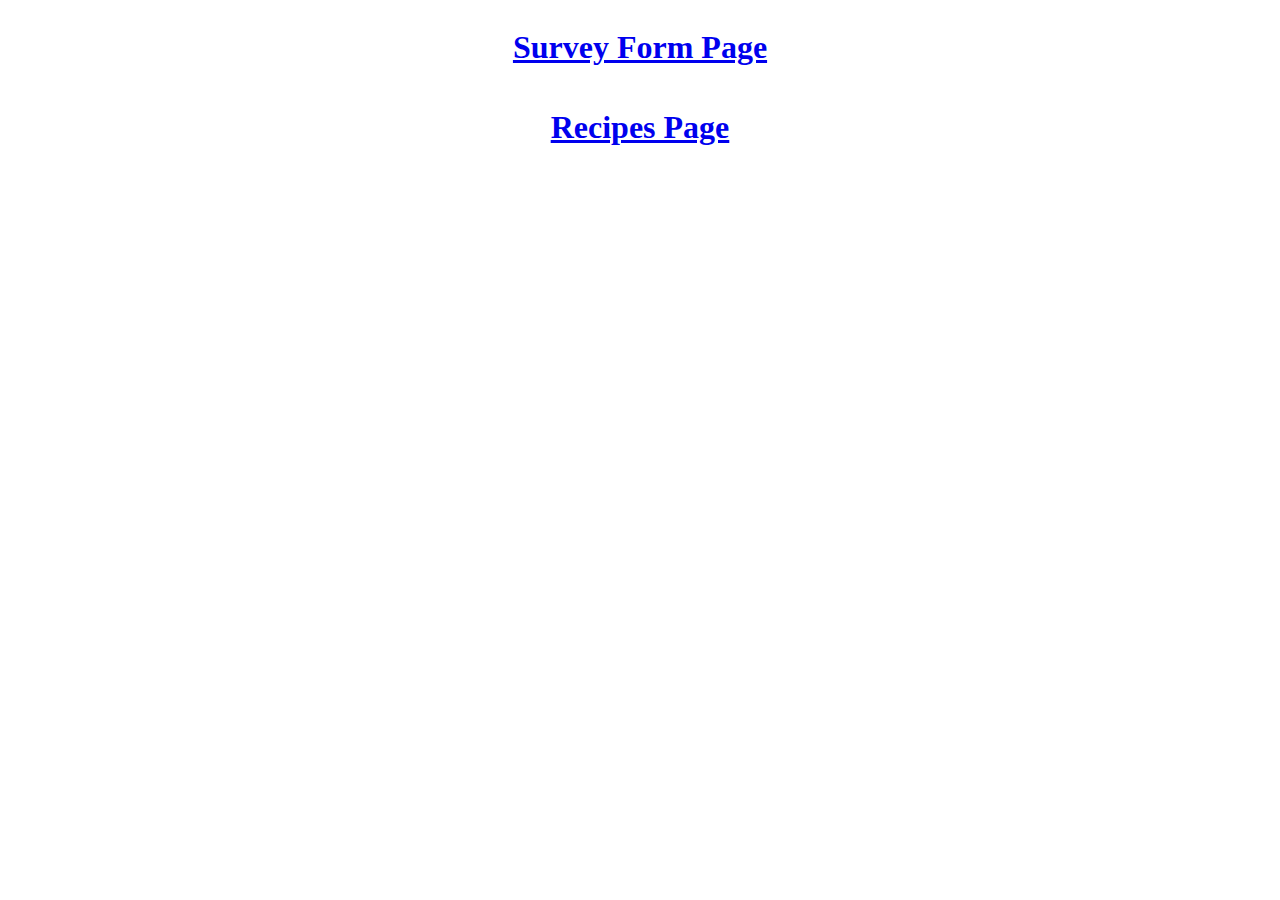
<file: index.html>
<!DOCTYPE html>
<html>
    <head>
        <meta charset="utf-8">
        <title>Root-Page</title>
    </head>
    <body style="display: grid; justify-content: center; align-items: center;">
        <div style="text-align: center;">
            <a href="forms-page/forms.html">
                <h1>Survey Form Page</h1>
            </a>
        </div>
        <div style="text-align: center;">
            <a href="recipes-page/recipes-land-page.html">
                <h1>Recipes Page</h1>
            </a>
        </div>
    </body>
</html>
</file>
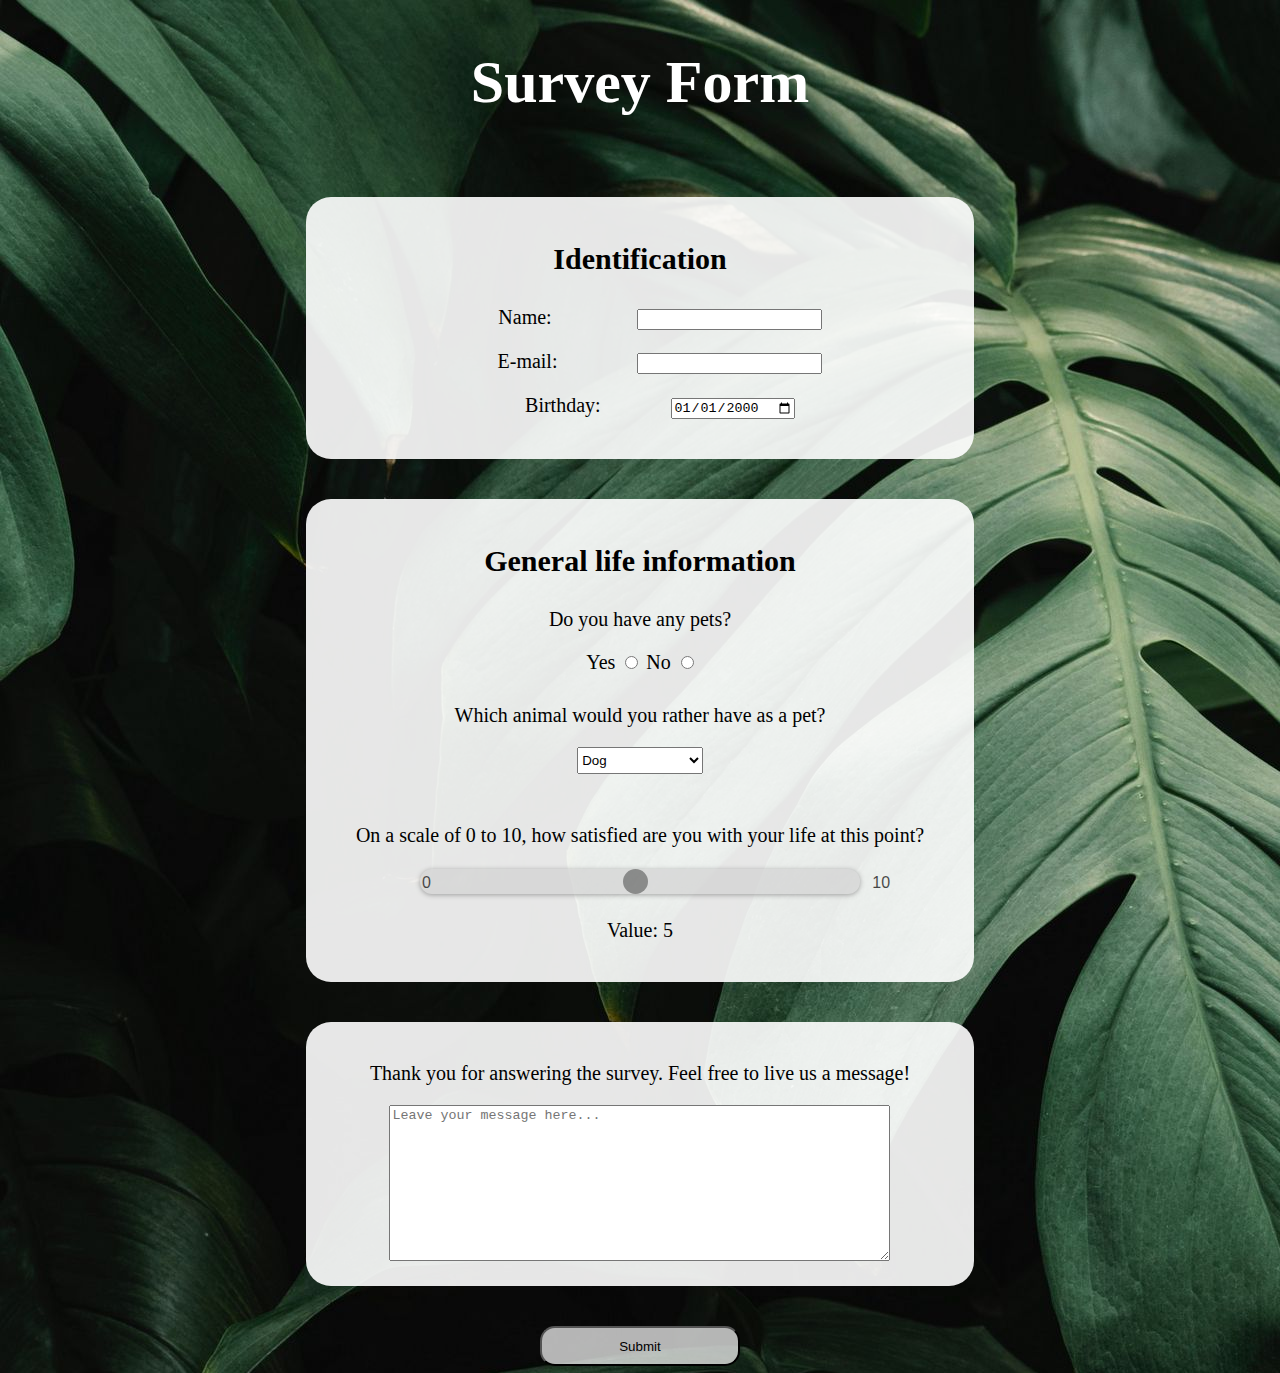
<file: forms-page/forms.html>
<!DOCTYPE HTML>
<html>
<head>
    <meta charset="utf-8">
    <title>survey-form</title>
    <link rel="stylesheet" href="../forms-page/forms_style.css">
</head>

<body style="font-family:'Times New Roman', Times, serif; font-size: 20px;">
<div id="title">
    <h1 style="color: white; font-size: 60px;">Survey Form</h1>
</div>
<div id='id'>
    <h2 style="margin-bottom: 30px;">Identification</h2>
    <div id="id-information">
        <form action="/handling-form-page" method="post">
            <ul>
                <li>
                    <label for="name" id='namelabel'>Name:</label>
                    <input type="text" id="name" name="user_name">
                </li>
                <li>
                    <label for="email" id='emaillabel'>E-mail:</label>
                    <input type="email" id="email" name="user_email">
                </li>
                <li>
                    <label for="birthday" id='birthdaylabel'>Birthday:</label>
                    <input type="date" id="birthday" name="user_age" value="2000-01-01" style="cursor: pointer;">
                </li>
            </ul>
        </form>
    </div>
</div>

<div id='life'>
    <h2 style="margin-bottom: 30px;">General life information</h2>
    <div id='life-information'>
        <p>Do you have any pets?</p>
        <form action="/handling-form-page" style="margin-bottom: 30px;">
            <ul style="margin-right: 37px;">
                <li style="display: inline;">
                    <label for="yes">Yes</label>
                    <input type="radio" name="pets-answer" id="yes" value="yes" style="cursor: pointer;">
                </li>
                <li style="display: inline;">
                    <label for="no">No</label>
                    <input type="radio" name="pets-answer" id="no" value="no" style="cursor: pointer;">
                </li>
            </ul>
        </form>
        <p>Which animal would you rather have as a pet?</p>
        <select name="preferable-pet" id="pets" style="margin-bottom: 30px; cursor: pointer;">
            <option value="dog">Dog</option>
            <option value="cat">Cat</option>
            <option value="hamster">Hamster</option>
            <option value="fish">Fish</option>
            <option value="bird">Bird</option>
        </select>

        <p style="margin-left: 30px; margin-right: 30px;">On a scale of 0 to 10, how satisfied are you with your life at this point?</p>
        <input type="range" name="satisfaction-slider" id="satisfaction-slider" 
        min="0" max="10" value="5" class="slider">
        <p id="value-title">Value: <span id="value"></span></p>
        <script type="text/javascript" src="/forms-page/js/main.js"></script>
    </div>
</div>

<div id="message">
    <p>Thank you for answering the survey. Feel free to live us a message!</p>
    <label for="text-area">
        <textarea name="message" id="text-message" cols="60" rows="10" placeholder="Leave your message here..."></textarea>
    </label>
</div>

<div id='submit-div'>
    <input type="submit" id='submit'>
</div>

</body>
</html>
</file>
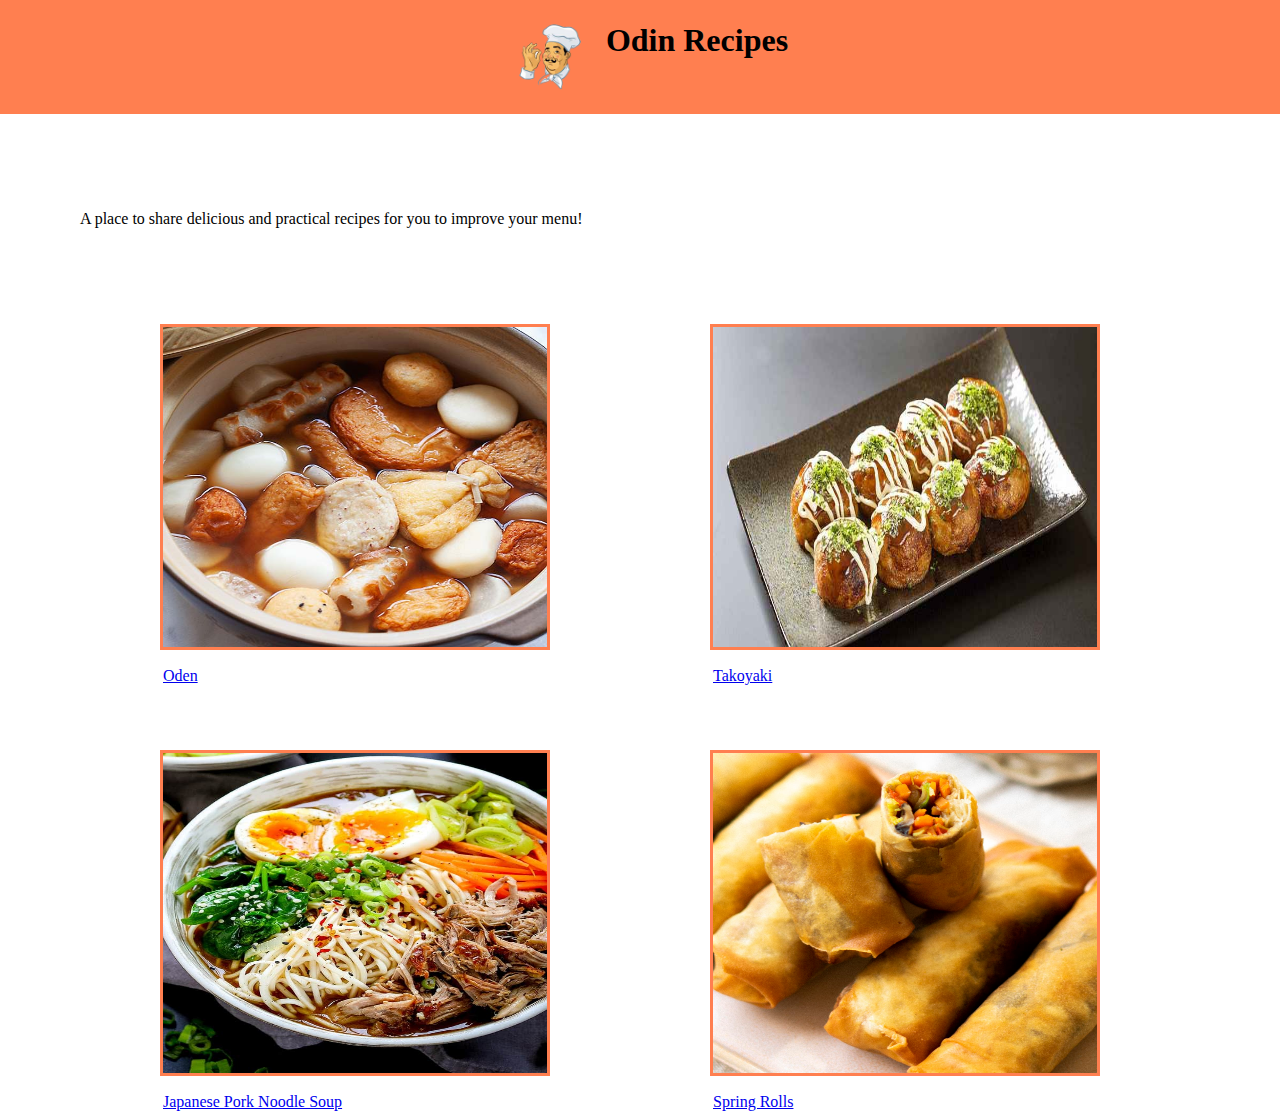
<file: recipes-page/recipes-land-page.html>
<!DOCTYPE html>
<html>
<head>
    <meta charset="utf-8">
    <title>GoodEatRecipes</title>
    <link rel="stylesheet" href="css/recipes.css">
</head>
<body>
    <header id="top-pannel">
        <img src="img/cook.png" alt="Cook logo">
        <h1>Odin Recipes</h1>
    </header>
    <div id="welcome-sentence">
        <p>A place to share delicious and practical recipes for you to improve your menu!</p>
    </div>
    <div id="first-content-block">
        <div class="recipe-block" id="oden">
            <a href="/recipes-page/recipes/oden.html">
                <img src="img/oden.jpg" alt="Oden dish" id="odenpic">
                <p>Oden</p>
            </a>
        </div>
        <div class="recipe-block" id="takoyaki">
            <a href="/recipes-page/recipes/takoyaki.html">
                <img src="img/takoyaki.jpg" alt="Takoyaki dish" id="takoyakipic">
                <div><p>Takoyaki</p></div>
            </a>
        </div>
    </div>
    <div id="second-content-block">
        <div class="recipe-block" id="soup">
            <a href="/recipes-page/recipes/soup.html">
                <img src="img/soup.jpg" alt="japanese Pork Noodle Soup" id="souppic">
                <p>Japanese Pork Noodle Soup</p>
            </a>
        </div>
        <div class="recipe-block" id="springroll">
            <a href="/recipes-page/recipes/springrolls.html">
                <img src="img/springroll.jpeg" alt="Spring Rolls" id="springrollpic">
                <p>Spring Rolls</p>
            </a>
        </div>
    </div>
</body>
</html>
</file>
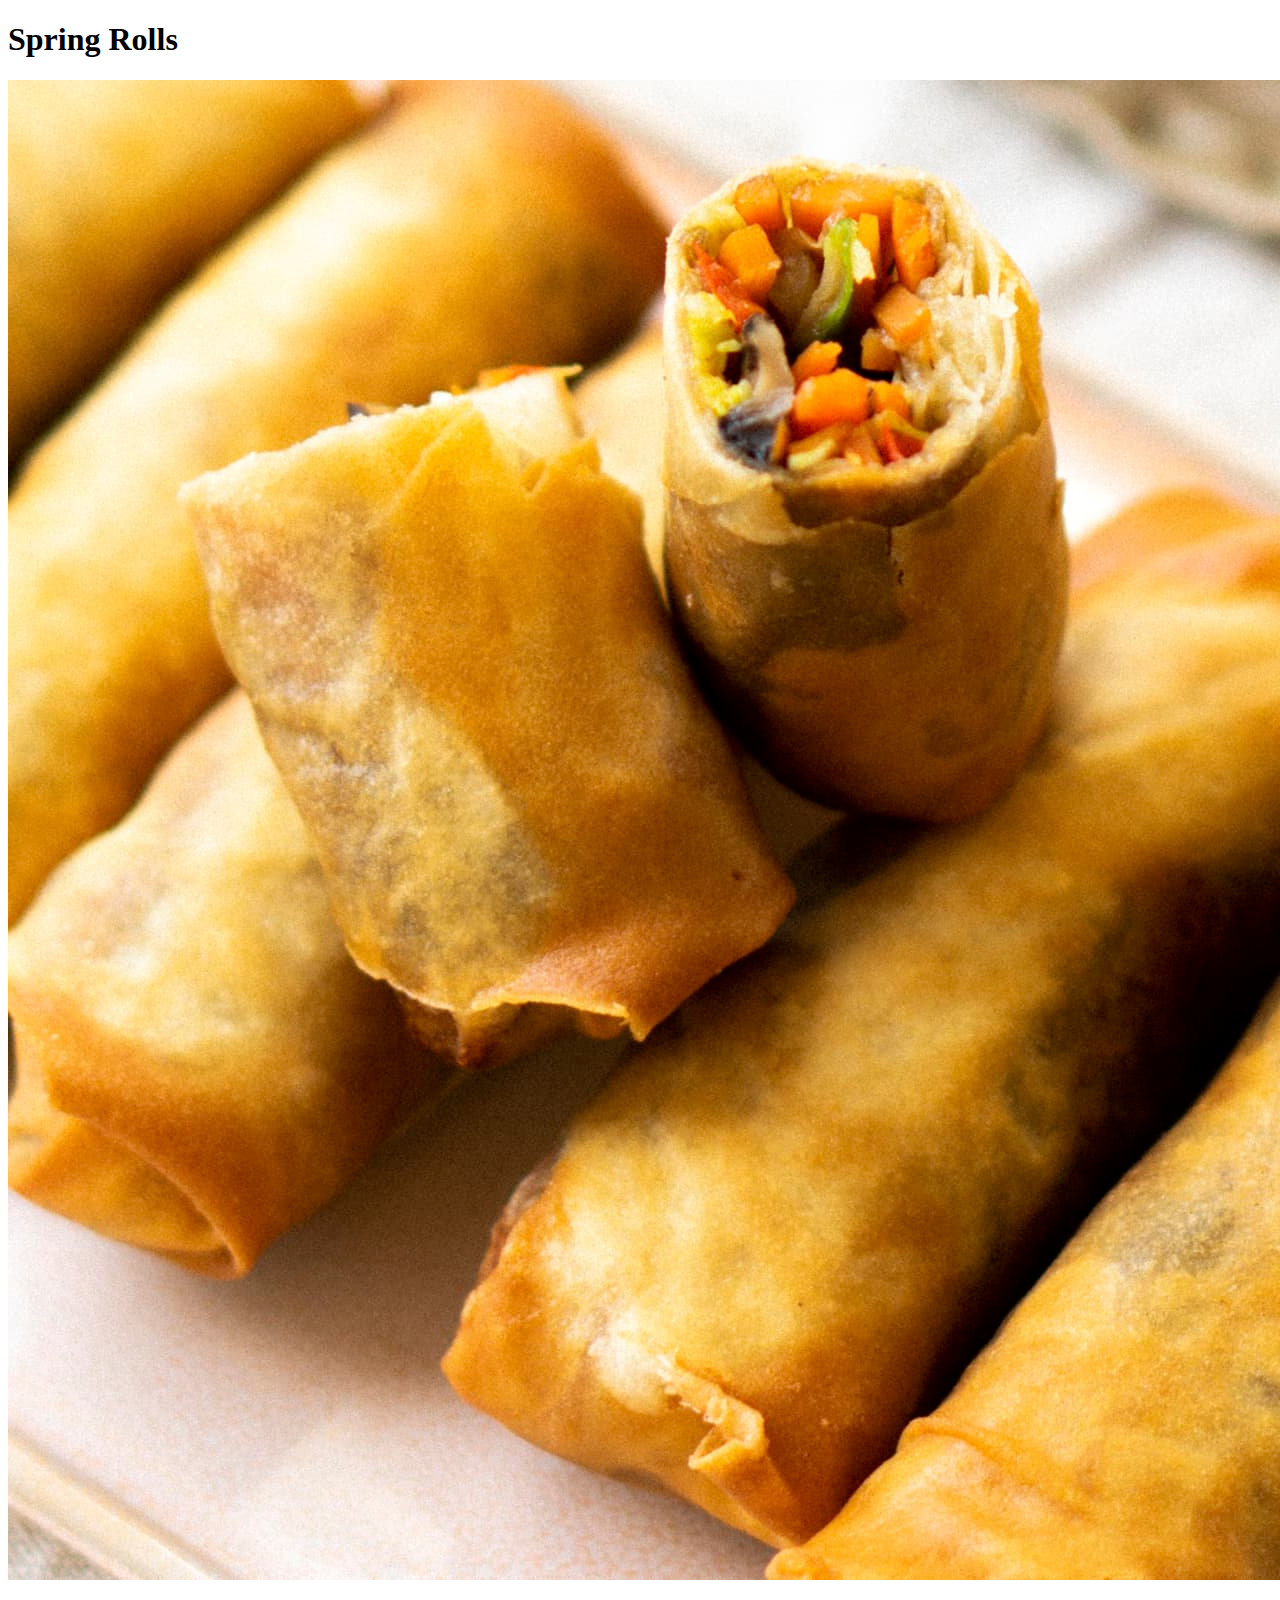
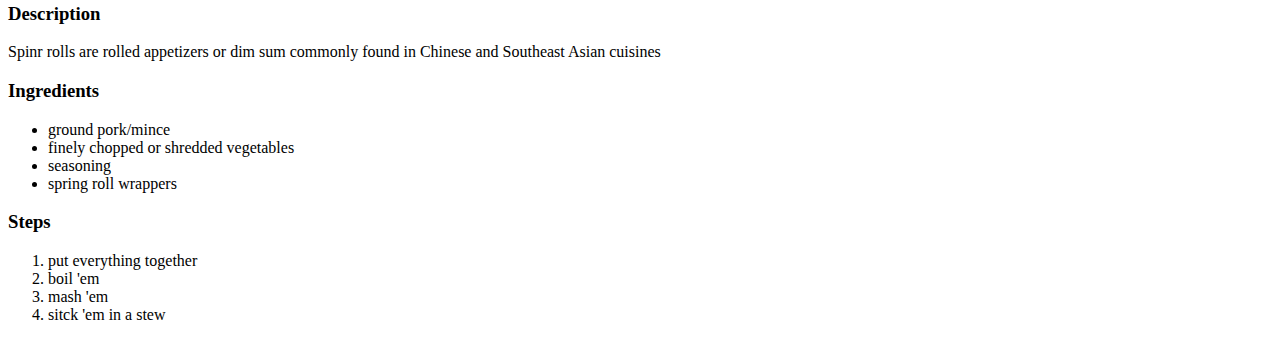
<file: recipes-page/recipes/springrolls.html>
<!DOCTYPE html>
<html lang="en">
<head>
    <meta charset="UTF-8">
    <meta http-equiv="X-UA-Compatible" content="IE=edge">
    <meta name="viewport" content="width=device-width, initial-scale=1.0">
    <title>SpringRolls-recipe</title>
</head>
<body>
    <div class="photo-block">
        <h1>Spring Rolls</h1>
        <img src="/recipes-page/img/springroll.jpeg" alt="Spring Rolls dish">
    </div>
    <div class="description-block">
        <h3>Description</h3>
        <p>Spinr rolls are rolled appetizers or dim sum commonly found in Chinese and Southeast Asian cuisines</p>
    </div>
    <div class="ingredients-block">
        <h3>Ingredients</h3>
        <ul>
            <li>ground pork/mince</li>
            <li>finely chopped or shredded vegetables</li>
            <li>seasoning</li>
            <li>spring roll wrappers</li>
        </ul>
    </div>
    <div class="steps-block">
        <h3>Steps</h3>
        <ol>
            <li>put everything together</li>
            <li>boil 'em</li>
            <li>mash 'em</li>
            <li>sitck 'em in a stew</li>
        </ol>
    </div>
</body>
</html>
</file>
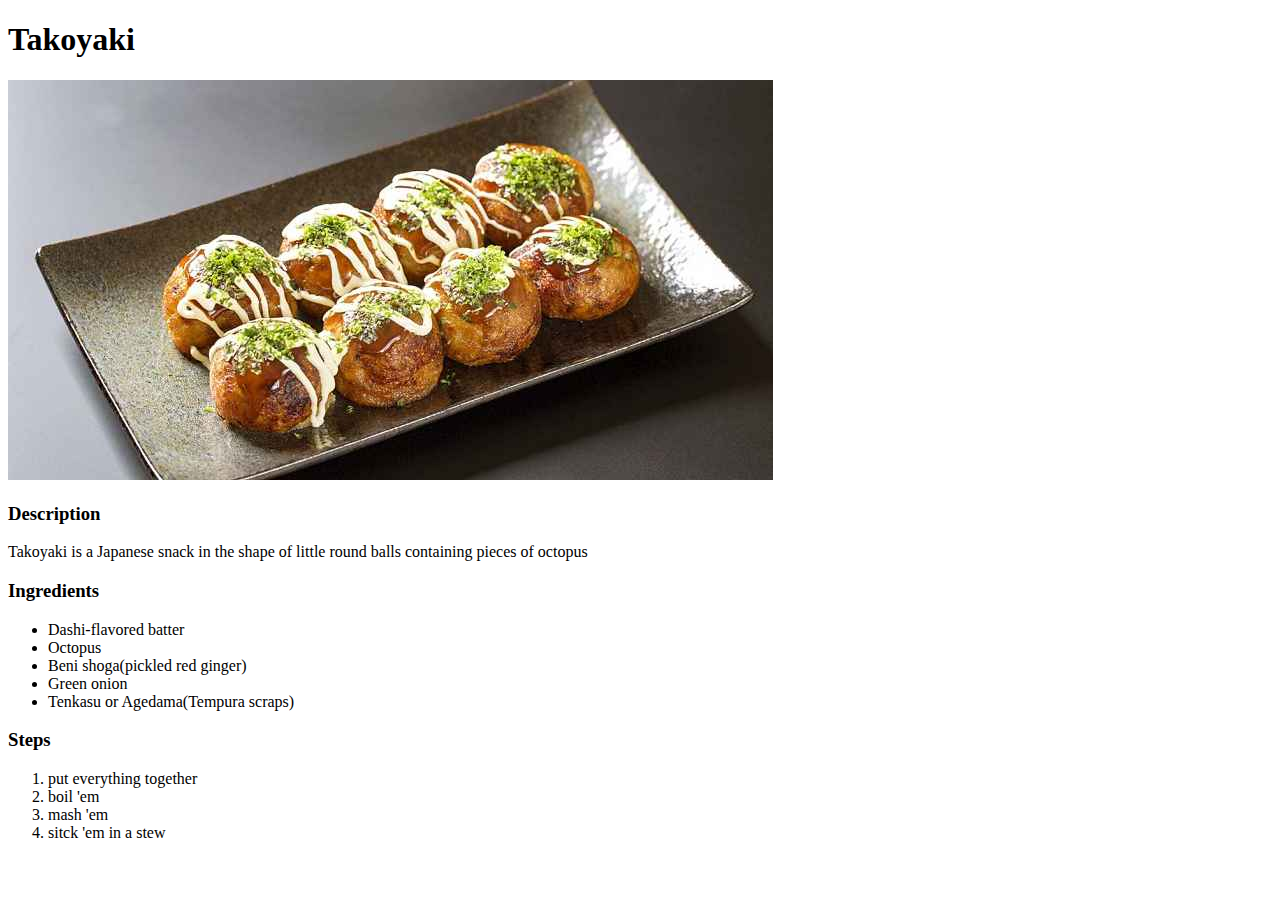
<file: recipes-page/recipes/takoyaki.html>
<!DOCTYPE html>
<html lang="en">
<head>
    <meta charset="UTF-8">
    <meta http-equiv="X-UA-Compatible" content="IE=edge">
    <meta name="viewport" content="width=device-width, initial-scale=1.0">
    <title>Takoyaki-recipe</title>
</head>
<body>
    <div class="photo-block">
        <h1>Takoyaki</h1>
        <img src="/recipes-page/img/takoyaki.jpg" alt="Takoyaki dish">
    </div>
    <div class="description-block">
        <h3>Description</h3>
        <p>Takoyaki is a Japanese snack in the shape of little round balls containing pieces of octopus</p>
    </div>
    <div class="ingredients-block">
        <h3>Ingredients</h3>
        <ul>
            <li>Dashi-flavored batter</li>
            <li>Octopus</li>
            <li>Beni shoga(pickled red ginger)</li>
            <li>Green onion</li>
            <li>Tenkasu or Agedama(Tempura scraps)</li>
        </ul>
    </div>
    <div class="steps-block">
        <h3>Steps</h3>
        <ol>
            <li>put everything together</li>
            <li>boil 'em</li>
            <li>mash 'em</li>
            <li>sitck 'em in a stew</li>
        </ol>
    </div>
</body>
</html>
</file>
<file: forms-page/forms_style.css>
/*FORM*/
body{
    display:grid;
    justify-content: center;
    align-items: center;
    /* background: linear-gradient(135deg, cyan, #5521ce); */
    background: url('/forms-page/img/leaves.jpg');
}
/* #name, #namelabel, #email, #emaillabel, #birthday, #birthdaylabel{
    display: flex;
    flex-direction: column;
}*/
#name{
    margin-left: 80px;
}
#email{
    margin-left: 75px;
}
#birthday{
    margin-left: 65px;
}
#title{
    text-align: center;
}
#id{
    /* margin: 0 auto;
    width: 500px;*/
    margin-bottom: 40px;
    margin-top: 40px;
    background: rgba(255, 255, 255, 0.9);
    padding: 20px;
    border-radius: 25px;
    text-align: center;
}
#id-information{
    text-align: center;
}
#life{
    /* margin: 0 auto;
    width: 500px;*/
    background: rgba(255, 255, 255, 0.9);
    margin-bottom: 40px;
    padding: 20px;
    border-radius: 25px; 
    text-align: center;
}
#message{
    /* margin: 0 auto;
    width: 500px;*/
    background: rgba(255, 255, 255, 0.9);
    padding: 20px;
    border-radius: 25px; 
    text-align: center;

}
#submit-div{
    text-align: center;
}
#submit{
    margin: 0 auto;
    width: 200px;
    height: 40px;
    border-radius: 15px;
    cursor: pointer;
    background: rgba(255, 255, 255, 0.7);
}
#submit:hover{
    opacity: 0.9;
}
#submit-div{
    margin: 0 auto;
    width: 500px;
    margin-top: 40px;
}
#pets{
    width: 20%;
    height: 27px;
}
ul{
    list-style: none;
}
form li + li{
    margin-top: 1em;
}
/*FORM*/
/*SLIDER*/
.slider{
    background: #d3d3d3;
    opacity: 0.7;
    /* width: 50%; */
    -webkit-appearance: none;
    box-shadow: 0px 1px 5px 0px gray;
    border-radius: 12px;
    width: 70%;
}
.slider:hover{
    opacity: 0.9;
}
.slider::-webkit-slider-thumb {
    -webkit-appearance: none;
    appearance: none;
    width: 25px;
    height: 25px;
    border-radius: 50%; 
    background: #616161;
    cursor: pointer;
}
  
.slider::-moz-range-thumb {
width: 25px;
height: 25px;
border-radius: 50%;
background: #616161;
cursor: pointer;
}

.slider::after{
    content: '10';
    color: black;
    font-size: 1rem;
    position: relative;
    left:170%;
    top: 20%;
}
.slider::before{
    content: '0';
    color: black;
    font-size: 1rem;
    position: relative;
    left: 20%;
    top: 20%;
}

.slidecontainer{
    /* width: 100%;
    margin-top: 10px; */
}

#value-title{
    /* margin-top: 43px; */
}
/*SLIDER*/
</file>
<file: recipes-page/css/recipes.css>
/* TOP-PANNEL */
#top-pannel{
    width: 100%;
    border-style: solid;
    border-width: 1px;
    border-color: coral;
    background-color: coral; 
    height: 7rem;
    display: flex;
    justify-content: center;
}
/* TOP-PANNEL END*/
body{
    margin: 0;
    padding: 0;
}
#welcome-sentence{
    padding: 5rem;
}
/*block for the top two recipes*/
#first-content-block{
    display: flex;
    margin-bottom: 100px;
}
/*block for the bottom two recipes*/
#second-content-block{
    display: flex;
}
/* the class for all the divs containing recipes*/
.recipe-block{ 
    width: 30%;
    height: 20rem;
    border-style: solid;
    border-color: coral;
}
#odenpic{
    width: 100%;
    height: 100%;
}
#oden{
    margin-left: 160px;
    border-style: solid
}
#takoyakipic{
    width: 100%;
    height: 100%;
}
#takoyaki{
    margin-left: 160px;
}
#springrollpic{
    width: 100%;
    height: 100%;
}
#springroll{
    margin-left: 160px;
}
#souppic{
    width: 100%;
    height: 100%;
}
#soup{
    margin-left: 160px;
}
</file>
